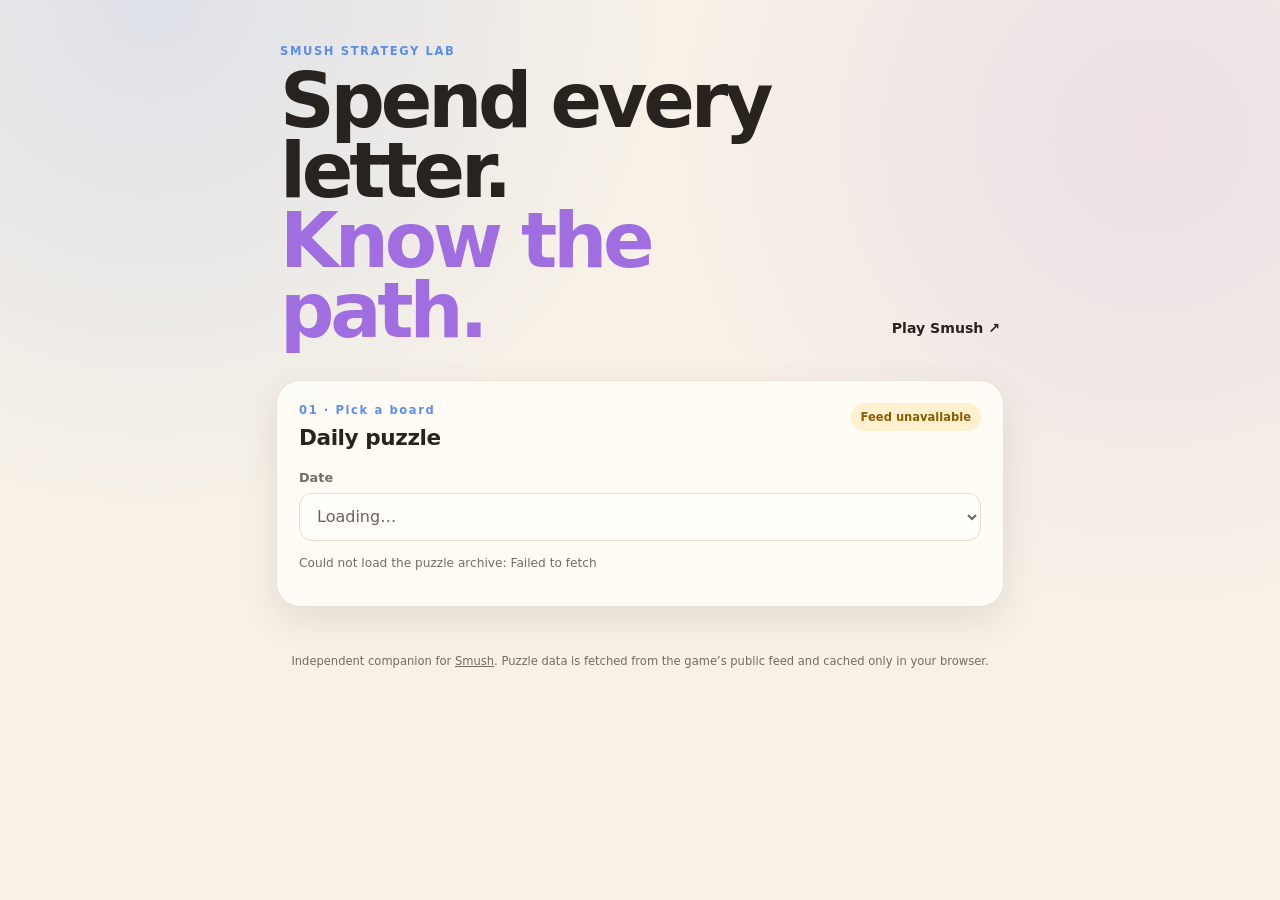
<file: index.html>
<!doctype html>
<html lang="en">
<head>
  <meta charset="utf-8">
  <meta name="viewport" content="width=device-width,initial-scale=1,viewport-fit=cover">
  <meta name="theme-color" content="#f7f1e7">
  <meta name="description" content="A phone-friendly strategy solver for Smush.">
  <title>Smush Solver</title>
  <link rel="manifest" href="manifest.webmanifest">
  <link rel="stylesheet" href="styles.css?v=7">
</head>
<body>
  <main class="shell">
    <header class="hero">
      <div>
        <p class="eyebrow">SMUSH STRATEGY LAB</p>
        <h1>Spend every letter.<br><em>Know the path.</em></h1>
      </div>
      <a class="game-link" href="https://www.hankgreen.com/smush/" target="_blank" rel="noreferrer">Play Smush ↗</a>
    </header>

    <section class="card controls" aria-labelledby="puzzle-heading">
      <div class="section-head">
        <div>
          <p class="kicker">01 · Pick a board</p>
          <h2 id="puzzle-heading">Daily puzzle</h2>
        </div>
        <span id="connectionBadge" class="badge">Loading archive…</span>
      </div>
      <label class="field">
        <span>Date</span>
        <select id="dateSelect" disabled><option>Loading…</option></select>
      </label>
      <p id="loadMessage" class="micro" role="status"></p>
    </section>

    <section id="boardCard" class="card board-card hidden" aria-labelledby="board-heading">
      <div class="section-head">
        <div>
          <p class="kicker">02 · Read the board</p>
          <h2 id="board-heading"><span id="boardDate"></span></h2>
        </div>
        <span id="authorBadge" class="badge"></span>
      </div>
      <div id="tiles" class="tiles" aria-label="Puzzle letters"></div>
      <div class="board-meta">
        <div><span>Spicy letter</span><strong id="firstSpice">—</strong></div>
        <div><span>Tile lives</span><strong id="wearValue">—</strong></div>
        <div><span>Accepted words</span><strong id="wordCount">—</strong></div>
      </div>
      <div id="spoilerGate" class="spoiler-gate hidden">
        <p>Today’s pangram and solve results are hidden.</p>
        <button id="revealSpoilers" class="button danger">Reveal today’s spoilers</button>
      </div>
      <div id="hintPanel" class="hint-grid">
        <button id="revealPangram" class="hint-card" type="button">
          <span>Pangram</span>
          <strong id="pangramValue">Tap to reveal</strong>
        </button>
        <button id="revealEditor" class="hint-card editor" type="button">
          <span>Editor’s Choice</span>
          <strong id="editorPick">Tap to reveal</strong>
          <small>+15 points</small>
        </button>
      </div>
    </section>

    <section id="solverCard" class="card hidden" aria-labelledby="solver-heading">
      <div class="section-head">
        <div>
          <p class="kicker">03 · Make the next play</p>
          <h2 id="solver-heading">Plan your run</h2>
        </div>
      </div>
      <label class="field">
        <span>Current spicy letter</span>
        <select id="currentSpice"></select>
        <small>Select the actual spicy letter for an exact next-play ranking, or leave blank to see a balanced starting plan. Future spicy bonuses are unknown.</small>
      </label>
      <div class="field-grid">
        <label class="field">
          <span>Maximum total words</span>
          <select id="maxWords">
            <option value="6">6</option>
            <option value="8">8</option>
            <option value="10" selected>10</option>
            <option value="12">12</option>
            <option value="14">14</option>
          </select>
        </label>
        <label class="field">
          <span>Search budget</span>
          <select id="timeBudget">
            <option value="5000">5 seconds</option>
            <option value="15000" selected>15 seconds</option>
            <option value="30000">30 seconds</option>
            <option value="60000">60 seconds</option>
          </select>
        </label>
      </div>
      <button id="solveButton" class="button primary">Find Golden Path</button>
      <button id="cancelButton" class="button ghost hidden">Stop search</button>
      <button id="resetButton" class="button ghost">Reset this board</button>
      <p id="sessionStatus" class="session-status"></p>
      <details class="custom-play">
        <summary>Record a different word you played</summary>
        <div class="custom-fields">
          <label class="field">
            <span>Played word</span>
            <input id="customWord" autocomplete="off" autocapitalize="characters" spellcheck="false" placeholder="Enter the accepted word">
          </label>
          <label class="field">
            <span>Spicy letter on that play</span>
            <select id="customSpice"></select>
          </label>
        </div>
        <button id="recordCustomButton" class="button ghost" type="button">Record played word</button>
        <p id="customMessage" class="micro" role="status"></p>
      </details>
      <p class="micro">The search obeys the game’s curated word list, five-use inventory, no-duplicate rule, additive multipliers, pangram scoring, and Editor’s Choice bonus.</p>
    </section>

    <section id="resultCard" class="card results hidden" aria-live="polite">
      <div class="section-head">
        <div>
          <p class="kicker">04 · The route</p>
          <h2>Golden Path</h2>
          <p class="micro" id="resultHeading">Searching…</p>
        </div>
        <span id="proofBadge" class="badge">Working</span>
      </div>
      <div id="searchProgress" class="progress-wrap">
        <div class="progress"><i></i></div>
        <p>Finding exact clean-plate paths and spicy-letter options…</p>
      </div>
      <div id="resultBody" class="hidden">
        <div class="score-hero">
          <span>Projected clean-plate total</span>
          <strong id="maxScoreValue">—</strong>
          <small id="scoreScope"></small>
        </div>
        <p class="micro path-instruction">Tap any word below to record it as played. Your <strong>current spicy letter</strong> above will be used to score the play. Recalculate as the spicy letter changes.</p>
        <p id="pathMessage" class="micro" role="status"></p>
        <ol id="solvePath" class="solve-path golden-path"></ol>
        <section id="spiceComparison" class="ranked-section hidden">
          <h3>Top 3 paths for every spicy letter</h3>
          <p class="micro">Each option is a different first word with its own complete clean-plate finish. Expand a letter to compare. Future spicy points are not guessed.</p>
          <div id="spiceMatrix"></div>
        </section>
        <details id="robustSection" class="continuation hidden">
          <summary>Balanced path across unknown starting spicy letters</summary>
          <p id="robustDescription" class="micro"></p>
          <ol id="robustPath" class="solve-path compact-path"></ol>
        </details>
        <details>
          <summary>Projected score breakdown</summary>
          <div id="scoreBreakdown" class="breakdown"></div>
        </details>
        <p id="resultNote" class="micro"></p>
      </div>
    </section>

    <section id="playedCard" class="card played-card hidden" aria-labelledby="played-heading">
      <div class="section-head">
        <div>
          <p class="kicker">05 · Your progress</p>
          <h2 id="played-heading">Played Words</h2>
        </div>
        <span id="playedCount" class="badge">0 played</span>
      </div>
      <p id="playedEmpty" class="micro">No words yet. Record a Golden Path word or use “Record a different word” above.</p>
      <ol id="playedList" class="played-list"></ol>
      <p id="historyMessage" class="micro" role="status"></p>
      <button id="undoPlayButton" class="button ghost" disabled>Undo last recorded play</button>
      <p class="micro">Only plays recorded by this version can be undone safely. Older saved words remain visible.</p>
    </section>

    <footer>
      <p>Independent companion for <a href="https://www.hankgreen.com/smush/">Smush</a>. Puzzle data is fetched from the game’s public feed and cached only in your browser.</p>
    </footer>
  </main>
  <script type="module" src="app.js?v=7"></script>
</body>
</html>
</file>
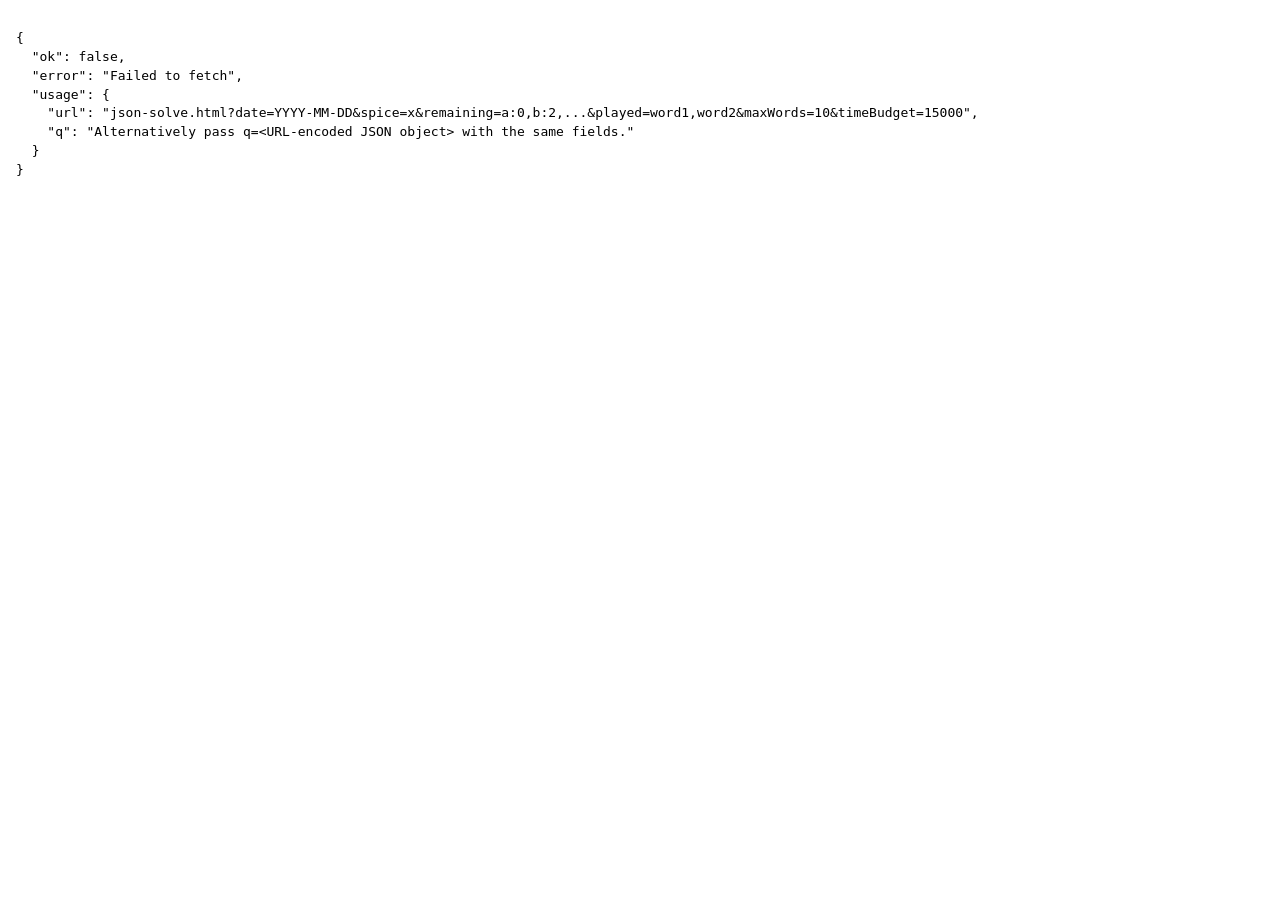
<file: json-solve.html>
<!doctype html>
<html lang="en">
<head>
  <meta charset="utf-8">
  <meta name="viewport" content="width=device-width,initial-scale=1">
  <title>Smush Solver JSON</title>
</head>
<body>
<pre id="output">{"ok":false,"status":"loading"}</pre>
<script type="module">
import { normalizeArchive, finiteChunks } from "./puzzle-data.js";
"use strict";

const FEED = "https://fourbythree-stats.hankmt.workers.dev/spub";
const output = document.getElementById("output");

function localDate() {
  const d = new Date();
  return `${d.getFullYear()}-${String(d.getMonth() + 1).padStart(2, "0")}-${String(d.getDate()).padStart(2, "0")}`;
}

function mortalChunks(puzzle) { return finiteChunks(puzzle); }

function boolValue(value, fallback = false) {
  if (value == null || value === "") return fallback;
  return /^(1|true|yes)$/i.test(String(value));
}

function intValue(value, fallback, min = 0, max = Number.MAX_SAFE_INTEGER) {
  const parsed = Number(value);
  if (!Number.isFinite(parsed)) return fallback;
  return Math.max(min, Math.min(max, Math.trunc(parsed)));
}

function parseRemainingString(value) {
  if (!value) return null;
  const result = {};
  for (const part of value.split(",")) {
    const match = part.trim().match(/^([a-z]+)\s*[:=]?\s*(\d+)$/i);
    if (!match) throw new Error(`Invalid remaining entry: ${part}`);
    result[match[1].toLowerCase()] = Number(match[2]);
  }
  return result;
}

function readRequest() {
  const params = new URLSearchParams(location.search);
  if (params.has("q")) {
    const raw = params.get("q");
    const parsed = JSON.parse(raw);
    if (!parsed || typeof parsed !== "object" || Array.isArray(parsed)) throw new Error("q must be a JSON object.");
    return parsed;
  }

  return {
    date: params.get("date") || undefined,
    spice: params.get("spice") || undefined,
    remaining: parseRemainingString(params.get("remaining")),
    played: params.get("played") ? params.get("played").split(",").map((word) => word.trim().toLowerCase()).filter(Boolean) : [],
    priorScore: params.get("priorScore") || undefined,
    firstPangram: params.get("firstPangram") || undefined,
    maxWords: params.get("maxWords") || undefined,
    timeBudget: params.get("timeBudget") || undefined
  };
}

function emit(value) {
  document.documentElement.style.background = "#fff";
  document.body.style.margin = "0";
  output.style.whiteSpace = "pre-wrap";
  output.style.wordBreak = "break-word";
  output.style.font = "13px/1.45 ui-monospace,SFMono-Regular,Menlo,Consolas,monospace";
  output.style.padding = "16px";
  output.textContent = JSON.stringify(value, null, 2);
}

function remainingArray(request, mortal, wear) {
  if (request.remaining == null) return mortal.map(() => wear);

  if (Array.isArray(request.remaining)) {
    if (request.remaining.length !== mortal.length) {
      throw new Error(`remaining array must have ${mortal.length} entries in mortalOrder.`);
    }
    return request.remaining.map((value) => intValue(value, 0, 0, wear));
  }

  if (typeof request.remaining !== "object") throw new Error("remaining must be an object or array.");

  const normalized = Object.fromEntries(Object.entries(request.remaining).map(([key, value]) => [key.toLowerCase(), value]));
  const missing = mortal.filter((letter) => !(letter in normalized));
  if (missing.length) throw new Error(`remaining is missing finite letters: ${missing.join(", ")}`);

  return mortal.map((letter) => intValue(normalized[letter], 0, 0, wear));
}

function decorateRun(run, mortal) {
  if (!run) return null;
  return {
    ...run,
    path: run.path.map((play) => ({
      ...play,
      costByLetter: Object.fromEntries(mortal.map((letter, index) => [letter, play.cost[index] || 0]))
    }))
  };
}

async function solveWithWorker(payload, timeBudget) {
  const worker = new Worker("solver-worker.js?v=7");
  return await new Promise((resolve, reject) => {
    const hardTimeout = setTimeout(() => {
      worker.terminate();
      reject(new Error("Worker did not return before the hard timeout."));
    }, Math.max(10000, timeBudget + 10000));

    worker.onmessage = ({ data }) => {
      if (data.type === "result") {
        clearTimeout(hardTimeout);
        worker.terminate();
        resolve(data);
      } else if (data.type === "error") {
        clearTimeout(hardTimeout);
        worker.terminate();
        reject(new Error(data.message || "Solver worker error."));
      }
    };

    worker.onerror = (event) => {
      clearTimeout(hardTimeout);
      worker.terminate();
      reject(new Error(event.message || "Solver worker stopped unexpectedly."));
    };

    worker.postMessage(payload);
  });
}

async function main() {
  const request = readRequest();
  const date = request.date || localDate();

  const response = await fetch(`${FEED}?d=${encodeURIComponent(date)}`, { cache: "no-store" });
  if (!response.ok) throw new Error(`Puzzle feed returned HTTP ${response.status}.`);

  const data = normalizeArchive(await response.json());
  const entry = data.find((item) => item.date === date);
  if (!entry) throw new Error(`No puzzle found for ${date}.`);

  const puzzle = { ...entry.puzzle, release: date };
  const mortal = mortalChunks(puzzle);
  const wear = puzzle.wear || 5;
  const remaining = remainingArray(request, mortal, wear);
  const spice = String(request.spice || "").toLowerCase();

  if (!spice) throw new Error("spice is required.");
  if (!mortal.includes(spice)) throw new Error(`spice must be one of: ${mortal.join(", ")}`);

  const played = Array.isArray(request.played)
    ? request.played.map((word) => String(word).toLowerCase()).filter(Boolean)
    : [];

  const maxWords = intValue(request.maxWords, 10, 1, 14);
  const timeBudget = intValue(request.timeBudget, 15000, 1000, 60000);
  const priorScore = intValue(request.priorScore, 0, 0);
  const firstPangram = boolValue(request.firstPangram, false);

  const rawResult = await solveWithWorker({
    puzzle,
    currentSpice: spice,
    remaining,
    played,
    priorScore,
    firstPangram,
    maxWords,
    timeBudget
  }, timeBudget);

  emit({
    ok: true,
    request: {
      date,
      spice,
      remaining: Object.fromEntries(mortal.map((letter, index) => [letter, remaining[index]])),
      played,
      priorScore,
      firstPangram,
      maxWords,
      timeBudget
    },
    puzzle: {
      date,
      required: puzzle.required.toLowerCase(),
      chunks: puzzle.chunks.map((chunk) => chunk.toLowerCase()),
      pangram: puzzle.pangram || null,
      editorChoice: puzzle.ec || null,
      wear,
      mortalOrder: mortal,
      acceptedWordCount: puzzle.words.length
    },
    result: {
      complete: rawResult.complete,
      covers: rawResult.covers,
      elapsed: rawResult.elapsed,
      best: decorateRun(rawResult.best, mortal),
      alternatives: (rawResult.alternatives || []).map((run) => decorateRun(run, mortal)),
      robust: decorateRun(rawResult.robust, mortal),
      bySpice: (rawResult.bySpice || []).map(({ spice, choices }) => ({
        spice, choices: choices.map((run) => decorateRun(run, mortal))
      })),
      rankingModel: rawResult.rankingModel
    }
  });
}

main().catch((error) => emit({
  ok: false,
  error: error.message || String(error),
  usage: {
    url: "json-solve.html?date=YYYY-MM-DD&spice=x&remaining=a:0,b:2,...&played=word1,word2&maxWords=10&timeBudget=15000",
    q: "Alternatively pass q=<URL-encoded JSON object> with the same fields."
  }
}));
</script>
</body>
</html>
</file>
<file: styles.css>
:root {
  color-scheme: light;
  --ink: #28231f;
  --muted: #756b61;
  --paper: #f7f1e7;
  --card: rgba(255, 253, 248, .92);
  --line: #d9cfc1;
  --blue: #5b8def;
  --green: #56b870;
  --gold: #e7b416;
  --purple: #a06ee1;
  --red: #c84c4c;
  --shadow: 0 14px 38px rgba(65, 50, 35, .10);
}

* { box-sizing: border-box; }
html { min-height: 100%; background: var(--paper); }
body {
  margin: 0;
  color: var(--ink);
  font-family: ui-rounded, "SF Pro Rounded", "Segoe UI", system-ui, sans-serif;
  background:
    radial-gradient(circle at 12% 0%, rgba(91,141,239,.16), transparent 32rem),
    radial-gradient(circle at 90% 18%, rgba(160,110,225,.13), transparent 30rem),
    var(--paper);
}
button, input, select { font: inherit; }
a { color: inherit; }
.shell { width: min(760px, 100%); margin: auto; padding: max(24px, env(safe-area-inset-top)) 16px 48px; }
.hero { display: flex; align-items: end; justify-content: space-between; gap: 20px; padding: 20px 4px 34px; }
.eyebrow, .kicker { margin: 0 0 8px; letter-spacing: .14em; font-size: .72rem; font-weight: 900; color: var(--blue); }
h1 { margin: 0; font-size: clamp(2.25rem, 8vw, 4.75rem); line-height: .92; letter-spacing: -.055em; }
h1 em { color: var(--purple); font-style: normal; }
h2 { margin: 0; font-size: 1.35rem; letter-spacing: -.02em; }
.game-link { flex: 0 0 auto; font-weight: 800; font-size: .88rem; text-decoration: none; padding: 10px 0; }
.card { margin-bottom: 16px; padding: 22px; border: 1px solid rgba(150,130,105,.22); border-radius: 24px; background: var(--card); box-shadow: var(--shadow); backdrop-filter: blur(12px); }
.section-head { display: flex; align-items: start; justify-content: space-between; gap: 16px; margin-bottom: 20px; }
.badge { display: inline-flex; align-items: center; min-height: 28px; padding: 5px 10px; border-radius: 999px; background: #eee8de; color: var(--muted); font-size: .72rem; font-weight: 850; text-align: center; }
.badge.good { background: #dff3e5; color: #26763c; }
.badge.warn { background: #fff0cf; color: #8a5d00; }
.field { display: grid; gap: 8px; margin: 14px 0; }
.field > span { font-size: .8rem; font-weight: 850; color: var(--muted); }
.field small, .micro { color: var(--muted); font-size: .76rem; line-height: 1.45; }
select, input { width: 100%; min-height: 48px; padding: 11px 13px; border: 1px solid var(--line); border-radius: 13px; color: var(--ink); background: #fffdfa; }
select:focus, input:focus, button:focus-visible { outline: 3px solid rgba(91,141,239,.3); outline-offset: 2px; }
.field-grid { display: grid; grid-template-columns: 1fr 1fr; gap: 12px; }
.tiles { display: grid; grid-template-columns: repeat(3, 1fr); gap: 10px; max-width: 370px; margin: 8px auto 22px; }
.tile { position: relative; display: grid; place-items: center; aspect-ratio: 1.05; border-radius: 18px; background: #e9f0fd; border-bottom: 5px solid #bdcae3; font-size: clamp(1.5rem, 7vw, 2.3rem); font-weight: 950; }
.tile.gold { background: #f8eaa9; border-color: #cfac3c; color: #5a4406; }
.tile.spent { opacity: .42; filter: grayscale(.55); }
.tile small { position: absolute; bottom: 7px; font-size: .55rem; letter-spacing: .12em; opacity: .58; }
.board-meta { display: grid; grid-template-columns: repeat(3, 1fr); gap: 8px; }
.board-meta div { padding: 13px 8px; border-radius: 14px; background: #f2ece3; text-align: center; }
.board-meta span, .pangram-panel span, .score-hero span { display: block; color: var(--muted); font-size: .68rem; font-weight: 800; text-transform: uppercase; letter-spacing: .08em; }
.board-meta strong { display: block; margin-top: 4px; font-size: 1.15rem; }
.hint-grid { display: grid; grid-template-columns: 1fr 1fr; gap: 10px; margin-top: 18px; }
.hint-card { min-height: 100px; padding: 16px 12px; border: 1px dashed #d4b446; border-radius: 16px; cursor: pointer; text-align: center; color: #7c5f00; background: repeating-linear-gradient(135deg,#fffae8,#fffae8 10px,#faf2d4 10px,#faf2d4 20px); }
.hint-card.editor { color: #6c419b; border-color: #b795d8; background: repeating-linear-gradient(135deg,#f7f0ff,#f7f0ff 10px,#eee2fa 10px,#eee2fa 20px); }
.hint-card span { display: block; color: var(--muted); font-size: .68rem; font-weight: 800; text-transform: uppercase; letter-spacing: .08em; }
.hint-card strong { display: block; margin: 6px 0 2px; font-size: clamp(1rem, 5vw, 1.35rem); letter-spacing: .04em; text-transform: uppercase; }
.hint-card small { color: var(--muted); }
.hint-card.revealed { border-style: solid; background: #fffae8; }
.hint-card.editor.revealed { background: #f7f0ff; }
.spoiler-gate { margin-top: 18px; padding: 18px; border-radius: 16px; text-align: center; background: repeating-linear-gradient(135deg,#eee7dc,#eee7dc 10px,#e6ddcf 10px,#e6ddcf 20px); }
.spoiler-gate p { margin-top: 0; font-weight: 800; }
.button { width: 100%; min-height: 50px; margin-top: 8px; padding: 12px 16px; border: 0; border-radius: 14px; cursor: pointer; font-weight: 900; }
.button.primary { background: var(--ink); color: white; box-shadow: 0 7px 0 #090807; }
.button.primary:active { transform: translateY(4px); box-shadow: 0 3px 0 #090807; }
.button.danger { background: var(--red); color: white; }
.button.ghost { border: 1px solid var(--line); background: transparent; }
.session-status { margin: 12px 0 0; color: var(--muted); font-size: .78rem; font-weight: 750; text-align: center; }
.custom-play { margin-top: 16px; padding: 14px; border: 1px solid var(--line); border-radius: 14px; background: #faf6ef; }
.custom-play summary { font-size: .86rem; }
.custom-fields { display: grid; grid-template-columns: 1.5fr 1fr; gap: 10px; }
.hidden { display: none !important; }
.progress-wrap { text-align: center; }
.progress { height: 10px; overflow: hidden; border-radius: 99px; background: #e8dfd3; }
.progress i { display: block; width: 35%; height: 100%; border-radius: inherit; background: linear-gradient(90deg,var(--blue),var(--purple)); animation: seek 1.1s ease-in-out infinite alternate; }
@keyframes seek { to { transform: translateX(185%); } }
.score-hero { padding: 24px; border-radius: 19px; background: linear-gradient(135deg,#edf3ff,#f2eafb); text-align: center; }
.score-hero strong { display: block; margin: 3px 0; font-size: 3.5rem; line-height: 1; }
.score-hero small { color: var(--muted); }
.solve-path { margin: 20px 0; padding: 0; list-style: none; counter-reset: plays; }
.solve-path li { counter-increment: plays; display: grid; grid-template-columns: 34px 1fr auto; align-items: center; gap: 10px; margin: 8px 0; padding: 12px; border: 1px solid var(--line); border-radius: 14px; background: #fffdfa; }
.solve-path li::before { content: counter(plays); display: grid; place-items: center; width: 30px; height: 30px; border-radius: 50%; color: white; background: var(--ink); font-size: .75rem; font-weight: 900; }
.solve-path li.next-play { border: 2px solid var(--green); background: #f0faF3; box-shadow: 0 7px 20px rgba(86,184,112,.14); }
.solve-path.recommendation { margin-bottom: 10px; }
.ranked-section { margin: 24px 0 16px; padding-top: 18px; border-top: 1px solid var(--line); }
.ranked-section h3 { margin: 0 0 10px; font-size: 1rem; }
.alternative-plays { margin: 0; padding: 0; list-style: none; }
.alternative-plays li { display: grid; grid-template-columns: 28px 1fr auto; align-items: center; gap: 9px; margin: 7px 0; padding: 10px 12px; border-radius: 12px; background: #f5efe7; }
.alternative-rank { display: grid; place-items: center; width: 25px; height: 25px; border-radius: 50%; color: white; background: var(--muted); font-size: .7rem; font-weight: 900; }
.alternative-plays strong { display: block; font-size: .9rem; }
.alternative-plays small { display: block; color: var(--muted); font-size: .68rem; }
.alternative-plays b { color: #277a40; font-size: .76rem; }
.continuation { margin: 20px 0; }
.play-word { font-size: 1.05rem; font-weight: 950; text-transform: uppercase; }
.play-detail { display: block; margin-top: 2px; color: var(--muted); font-size: .68rem; }
.play-score { font-weight: 900; color: #277a40; }
details { border-top: 1px solid var(--line); padding-top: 14px; }
summary { cursor: pointer; font-weight: 850; }
.breakdown { margin-top: 12px; }
.breakdown p { display: flex; justify-content: space-between; gap: 12px; margin: 7px 0; color: var(--muted); font-size: .8rem; }
.breakdown strong { color: var(--ink); }
footer { padding: 18px 6px; color: var(--muted); font-size: .72rem; line-height: 1.5; text-align: center; }

@media (max-width: 540px) {
  .shell { padding-inline: 12px; }
  .hero { align-items: start; flex-direction: column; }
  .card { padding: 18px; border-radius: 20px; }
  .field-grid { grid-template-columns: 1fr; gap: 0; }
  .custom-fields { grid-template-columns: 1fr; gap: 0; }
  .hint-grid { grid-template-columns: 1fr; }
  .solve-path li { grid-template-columns: 30px 1fr auto; }
  .alternative-plays li { grid-template-columns: 26px 1fr; }
  .alternative-plays b { grid-column: 2; }
}

@media (prefers-reduced-motion: reduce) {
  *, *::before, *::after { scroll-behavior: auto !important; animation-duration: .01ms !important; animation-iteration-count: 1 !important; }
}


/* Golden Path — compact, tappable route and spicy-letter comparison */
.path-instruction { margin-top: 16px; }
.path-word-button { display: block; width: 100%; min-height: 48px; padding: 3px 0; border: 0; background: transparent; color: inherit; text-align: left; cursor: pointer; border-radius: 10px; }
.path-word-button:hover, .path-word-button:focus-visible { color: #277a40; background: #edf7ee; outline-offset: 3px; }
.golden-path li { grid-template-columns: 34px minmax(0,1fr) auto; }
.golden-path .play-word { font-size: 1.14rem; }
.golden-path .play-detail { font-size: .72rem; line-height: 1.4; }
.spice-group { margin-top: 8px; border: 1px solid var(--line); border-radius: 14px; overflow: hidden; background: #fffdfa; padding: 0; }
.spice-group > summary { display: flex; align-items: center; gap: 10px; min-height: 50px; padding: 12px; list-style-position: inside; }
.spice-group[open] > summary { border-bottom: 1px solid var(--line); background: #f5f0e7; }
.spice-label { flex: 0 0 52px; font-size: 1rem; }
.spice-preview { flex: 1; font-size: .72rem; color: var(--muted); line-height: 1.4; overflow-wrap: anywhere; }
.spice-options { display: grid; gap: 8px; padding: 10px; }
.spice-choice { padding: 12px; border: 1px solid #e8e0d5; border-radius: 12px; }
.spice-choice-head { display: flex; flex-wrap: wrap; gap: 8px; align-items: center; justify-content: space-between; font-size: .78rem; }
.spice-choice-head strong { color: #26763c; }
.spice-word-strip { display: flex; flex-wrap: wrap; gap: 6px; margin-top: 8px; }
.spice-word-strip button { min-height: 38px; padding: 7px 9px; border-radius: 9px; border: 1px solid #c8d9c7; background: #f1f8f1; font-size: .72rem; font-weight: 800; cursor: pointer; }
.spice-word-strip button:hover, .spice-word-strip button:focus-visible { background: #d9f0df; }
.compact-path { margin-top: 8px; }
.compact-path li { grid-template-columns: 34px minmax(0,1fr) auto; }
.played-list { list-style: none; margin: 12px 0; padding: 0; display: grid; gap: 7px; }
.played-list li { display: grid; grid-template-columns: 26px minmax(0,1fr) auto auto; gap: 9px; align-items: center; padding: 11px; border-radius: 12px; background: #f5f0e7; }
.played-index { display: grid; place-items: center; border-radius: 999px; width: 26px; height: 26px; background: #e3eafa; font-size: .68rem; font-weight: 900; color: #466cad; }
.played-list strong { font-size: .9rem; overflow-wrap: anywhere; }
.played-meta { color: var(--muted); font-size: .72rem; }
.played-points { color: #26763c; font-size: .82rem; font-weight: 900; text-align: right; min-width: 42px; }
#undoPlayButton:disabled { opacity: .5; cursor: not-allowed; }
#pathMessage:not(:empty), #historyMessage:not(:empty) { color: #8a5d00; font-weight: 750; }
@media (max-width: 540px) {
  .played-list li { grid-template-columns: 26px minmax(0,1fr) auto; }
  .played-meta { grid-column: 2; grid-row: 2; }
  .played-points { grid-column: 3; grid-row: 1 / 3; }
  .spice-group > summary { align-items: start; }
}
</file>
